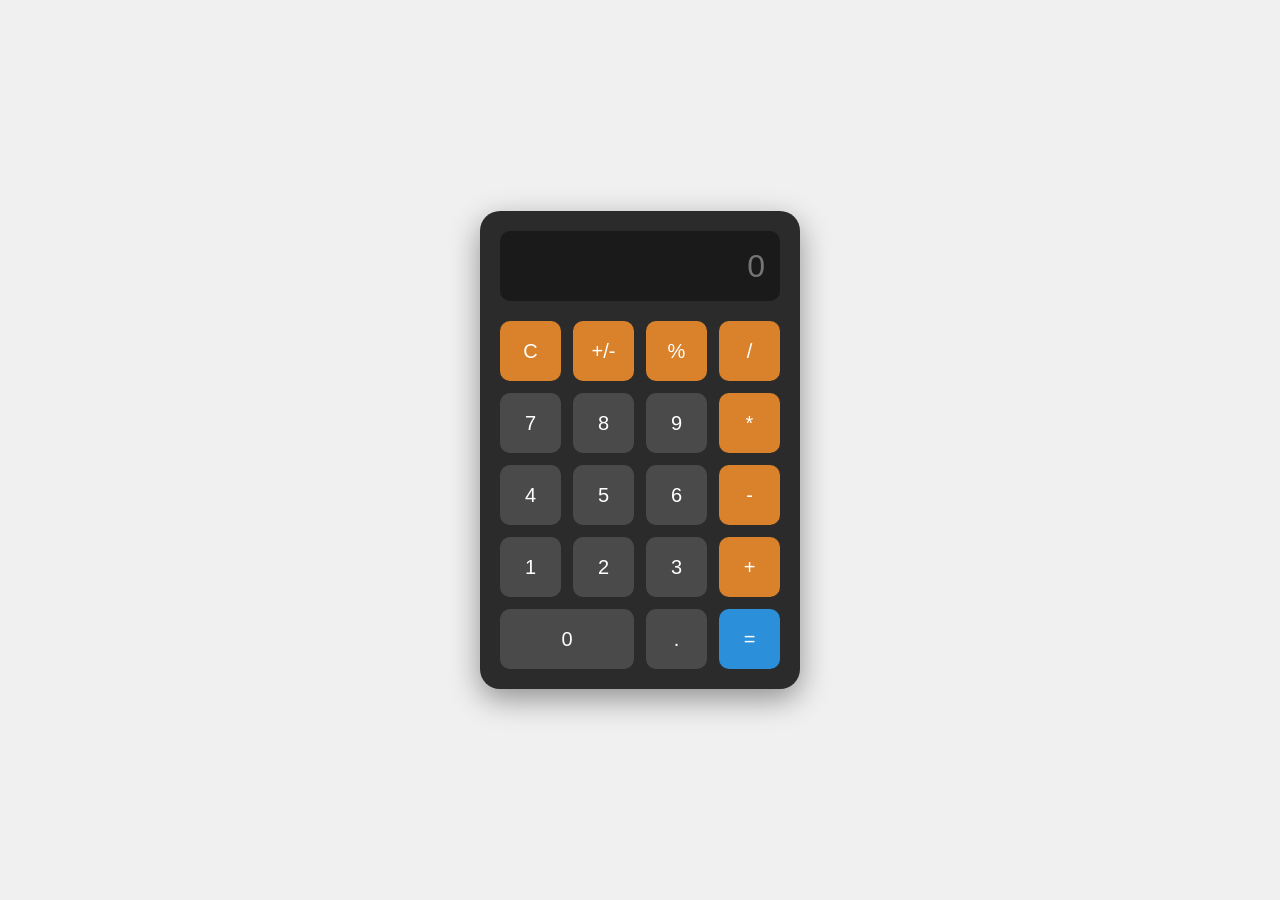
<file: src/main/webapp/index.html>
<!DOCTYPE html>
<html lang="en">
<head>
    <meta charset="UTF-8">
    <meta name="viewport" content="width=device-width, initial-scale=1.0">
    <title>SmartCalculator</title>
    <link rel="stylesheet" href="style.css">
</head>
<body>
    <main class="calculator">
        <div class="display">
            <input type="text" id="screen" readonly placeholder="0">
        </div>
        <div class="buttons">
            <!-- Row 1 -->
            <button class="btn operator">C</button>
            <button class="btn operator">+/-</button>
            <button class="btn operator">%</button>
            <button class="btn operator">/</button>
            <!-- Row 2 -->
            <button class="btn">7</button>
            <button class="btn">8</button>
            <button class="btn">9</button>
            <button class="btn operator">*</button>
            <!-- Row 3 -->
            <button class="btn">4</button>
            <button class="btn">5</button>
            <button class="btn">6</button>
            <button class="btn operator">-</button>
            <!-- Row 4 -->
            <button class="btn">1</button>
            <button class="btn">2</button>
            <button class="btn">3</button>
            <button class="btn operator">+</button>
            <!-- Row 5 -->
            <button class="btn zero">0</button>
            <button class="btn">.</button>
            <button class="btn equals">=</button>
        </div>
    </main>
</body>
</html>
</file>
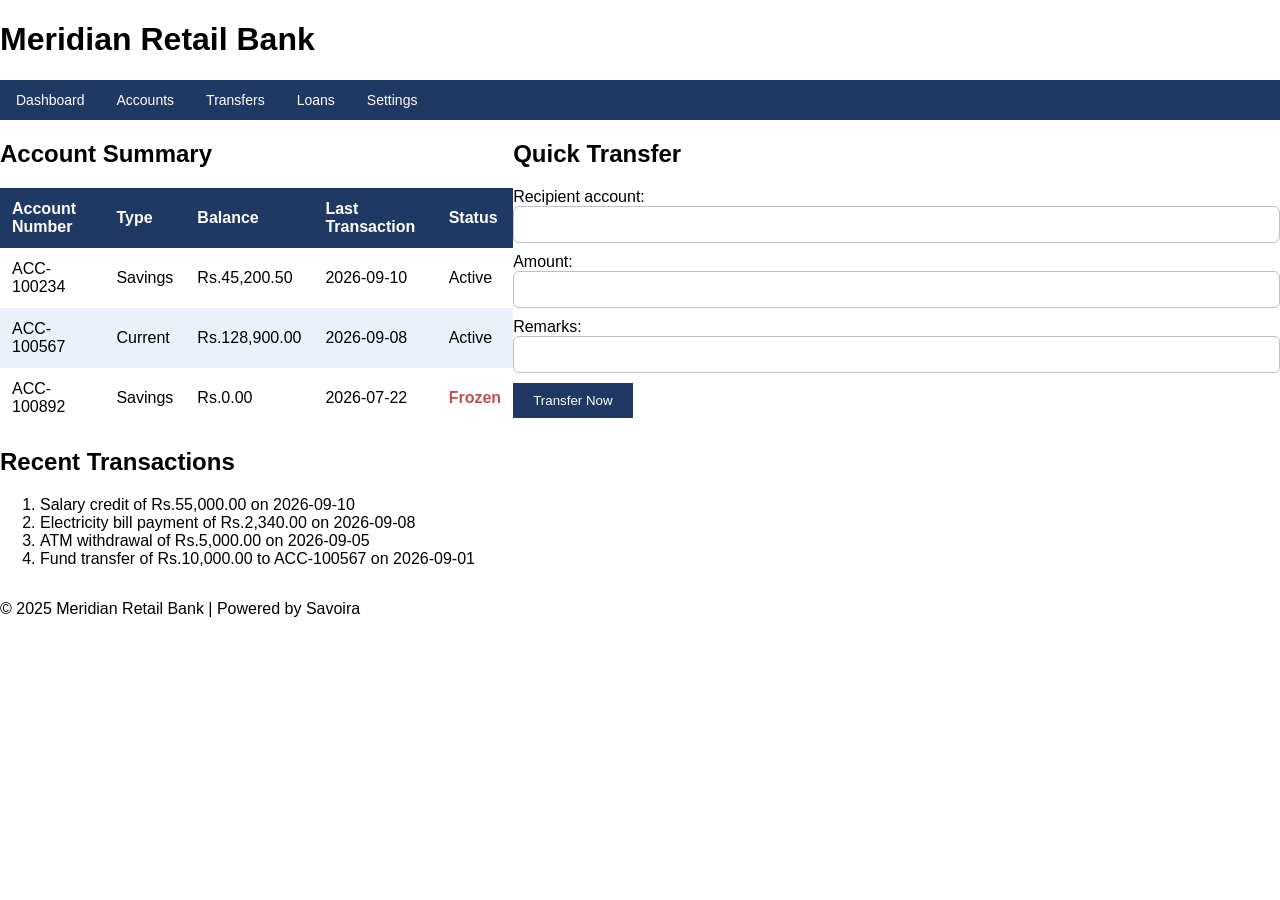
<file: src/main/webapp/w8-bank/index.html>
<!DOCTYPE html>
<html lang="en">
<head>
    <meta charset="UTF-8">
    <meta name="viewport" content="width=device-width, initial-scale=1.0">
    <title>Meridian Retail Bank - Dashboard</title>
    <link rel="stylesheet" href="style.css">
</head>
<body>

    <header>
        <h1>Meridian Retail Bank</h1>
    </header>

    <nav>
        <ul>
            <li><a href="#">Dashboard</a></li>
            <li><a href="#">Accounts</a></li>
            <li><a href="#">Transfers</a></li>
            <li><a href="#">Loans</a></li>
            <li><a href="#">Settings</a></li>
        </ul>
    </nav>

    <div class="content-wrapper">
    <main>
        <section>
            <h2>Account Summary</h2>
            <table>
                <thead>
                    <tr>
                        <th scope="col">Account Number</th>
                        <th scope="col">Type</th>
                        <th scope="col">Balance</th>
                        <th scope="col">Last Transaction</th>
                        <th scope="col">Status</th>
                    </tr>
                </thead>
                <tbody>
                    <tr>
                        <td>ACC-100234</td>
                        <td>Savings</td>
                        <td>Rs.45,200.50</td>
                        <td>2026-09-10</td>
                        <td>Active</td>
                    </tr>
                    <tr>
                        <td>ACC-100567</td>
                        <td>Current</td>
                        <td>Rs.128,900.00</td>
                        <td>2026-09-08</td>
                        <td>Active</td>
                    </tr>
                    <tr>
                        <td>ACC-100892</td>
                        <td>Savings</td>
                        <td>Rs.0.00</td>
                        <td>2026-07-22</td>
                        <td class="frozen">Frozen</td>
                    </tr>
                </tbody>
            </table>
        </section>

        <section>
            <h2>Recent Transactions</h2>
            <ol>
                <li>Salary credit of Rs.55,000.00 on 2026-09-10</li>
                <li>Electricity bill payment of Rs.2,340.00 on 2026-09-08</li>
                <li>ATM withdrawal of Rs.5,000.00 on 2026-09-05</li>
                <li>Fund transfer of Rs.10,000.00 to ACC-100567 on 2026-09-01</li>
            </ol>
        </section>
    </main>

    <aside>
        <h2>Quick Transfer</h2>
        <form>
            <label for="recipient">Recipient account:</label>
            <input type="text" id="recipient" name="recipient" required minlength="6">

            <label for="amount">Amount:</label>
            <input type="number" id="amount" name="amount" min="1" max="200000" step="1" required>

            <label for="remarks">Remarks:</label>
            <input type="text" id="remarks" name="remarks" maxlength="50">

            <button type="submit">Transfer Now</button>
        </form>
    </aside>
    </div>

    <footer>
        <p>&copy; 2025 Meridian Retail Bank | Powered by Savoira</p>
    </footer>

</body>
</html>
</file>
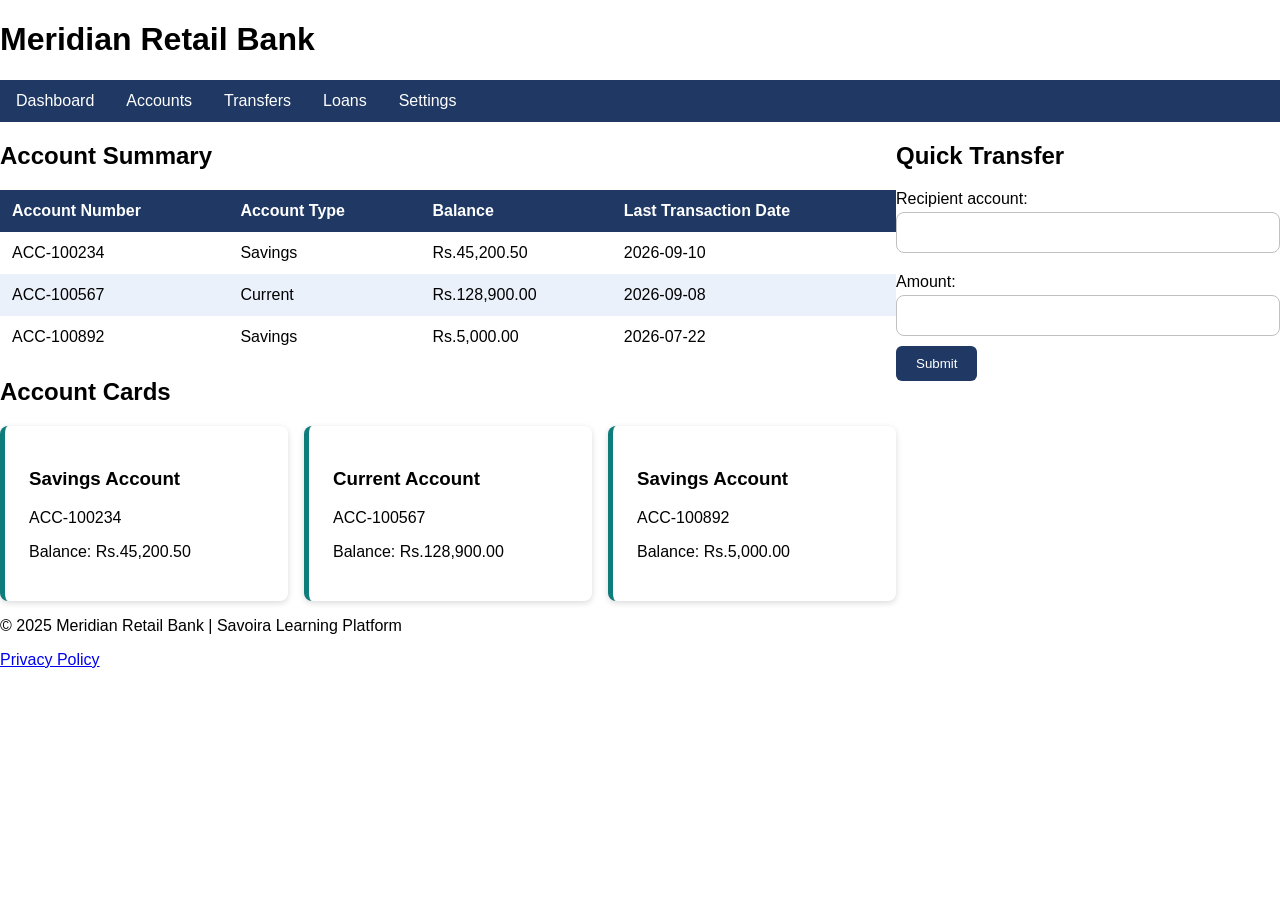
<file: src/main/webapp/assessment4-index.html>
<!DOCTYPE html>
<html lang="en">
<head>
    <meta charset="UTF-8">
    <meta name="viewport" content="width=device-width, initial-scale=1">
    <title>Meridian Retail Bank - Dashboard</title>
    <link rel="stylesheet" href="assessment4-style.css">
</head>
<body>

    <header>
        <h1>Meridian Retail Bank</h1>
    </header>

    <nav>
        <ul>
            <li><a href="#">Dashboard</a></li>
            <li><a href="#">Accounts</a></li>
            <li><a href="#">Transfers</a></li>
            <li><a href="#">Loans</a></li>
            <li><a href="#">Settings</a></li>
        </ul>
    </nav>

    <div class="content-wrapper">
    <main>
        <section>
            <h2>Account Summary</h2>
            <table>
                <thead>
                    <tr>
                        <th scope="col">Account Number</th>
                        <th scope="col">Account Type</th>
                        <th scope="col">Balance</th>
                        <th scope="col">Last Transaction Date</th>
                    </tr>
                </thead>
                <tbody>
                    <tr>
                        <td>ACC-100234</td>
                        <td>Savings</td>
                        <td>Rs.45,200.50</td>
                        <td>2026-09-10</td>
                    </tr>
                    <tr>
                        <td>ACC-100567</td>
                        <td>Current</td>
                        <td>Rs.128,900.00</td>
                        <td>2026-09-08</td>
                    </tr>
                    <tr>
                        <td>ACC-100892</td>
                        <td>Savings</td>
                        <td>Rs.5,000.00</td>
                        <td>2026-07-22</td>
                    </tr>
                </tbody>
            </table>
        </section>

        <section>
            <h2>Account Cards</h2>
            <div class="card-grid">
                <article class="card">
                    <h3>Savings Account</h3>
                    <p>ACC-100234</p>
                    <p>Balance: Rs.45,200.50</p>
                </article>
                <article class="card">
                    <h3>Current Account</h3>
                    <p>ACC-100567</p>
                    <p>Balance: Rs.128,900.00</p>
                </article>
                <article class="card">
                    <h3>Savings Account</h3>
                    <p>ACC-100892</p>
                    <p>Balance: Rs.5,000.00</p>
                </article>
            </div>
        </section>
    </main>

    <aside>
        <h2>Quick Transfer</h2>
        <form>
            <label for="recipient">Recipient account:</label>
            <input type="text" id="recipient" name="recipient" required>

            <label for="amount">Amount:</label>
            <input type="number" id="amount" name="amount" min="500" max="200000" required>

            <button type="submit">Submit</button>
        </form>
    </aside>
    </div>

    <footer>
        <p>&copy; 2025 Meridian Retail Bank | Savoira Learning Platform</p>
        <p><a href="privacy-policy.html">Privacy Policy</a></p>
    </footer>

</body>
</html>
</file>
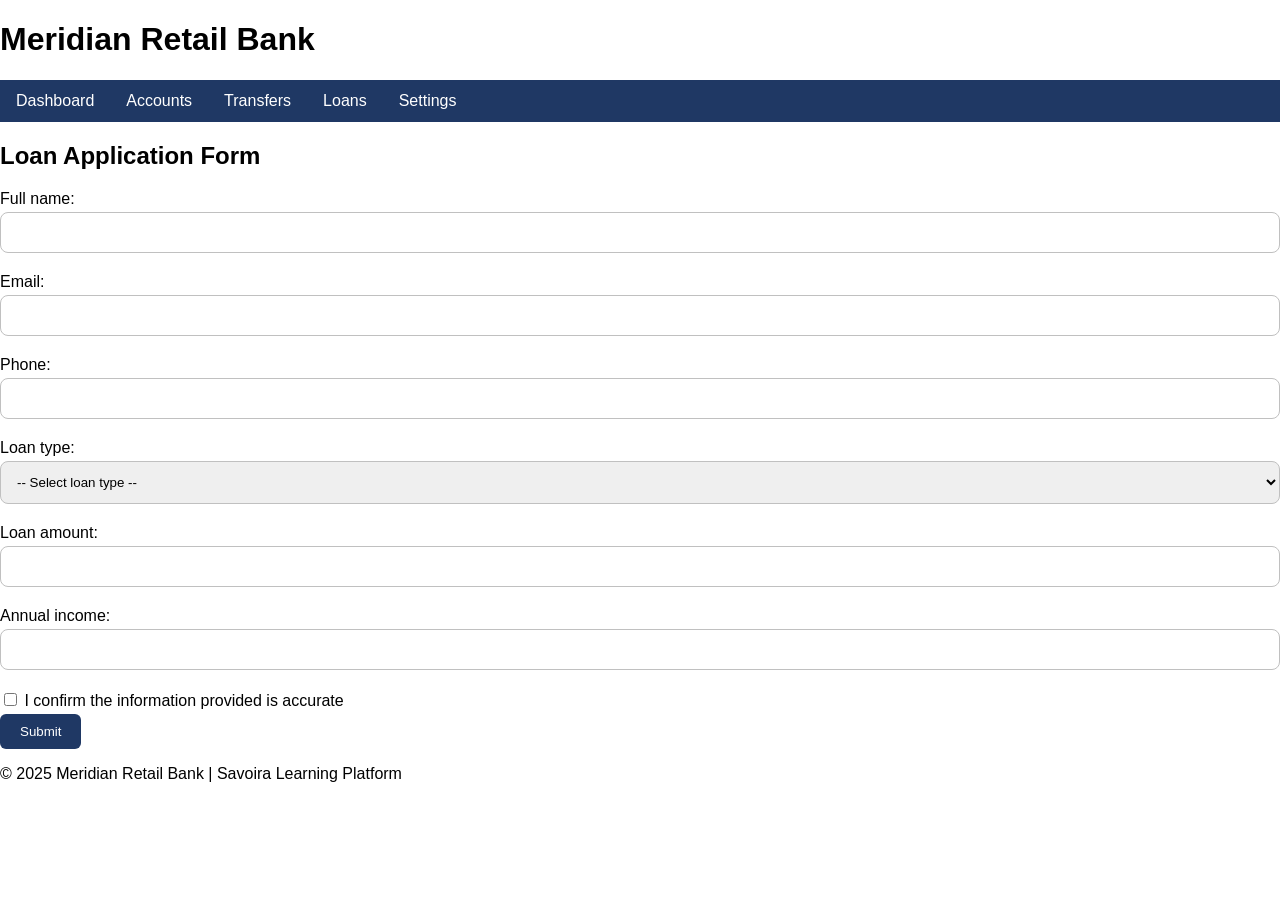
<file: src/main/webapp/loan-apply.html>
<!DOCTYPE html>
<html lang="en">
<head>
    <meta charset="UTF-8">
    <meta name="viewport" content="width=device-width, initial-scale=1">
    <title>Meridian Retail Bank - Loan Application</title>
    <link rel="stylesheet" href="assessment4-style.css">
</head>
<body>

    <header>
        <h1>Meridian Retail Bank</h1>
    </header>

    <nav>
        <ul>
            <li><a href="index.html">Dashboard</a></li>
            <li><a href="#">Accounts</a></li>
            <li><a href="#">Transfers</a></li>
            <li><a href="#">Loans</a></li>
            <li><a href="#">Settings</a></li>
        </ul>
    </nav>

    <main>
        <section>
            <h2>Loan Application Form</h2>
            <form>
                <label for="fullName">Full name:</label>
                <input type="text" id="fullName" name="fullName" required minlength="3">

                <label for="email">Email:</label>
                <input type="email" id="email" name="email" required>

                <label for="phone">Phone:</label>
                <input type="tel" id="phone" name="phone" pattern="[0-9]{10}" title="10-digit mobile number">

                <label for="loanType">Loan type:</label>
                <select id="loanType" name="loanType" required>
                    <option value="">-- Select loan type --</option>
                    <option value="home">Home Loan</option>
                    <option value="personal">Personal Loan</option>
                    <option value="education">Education Loan</option>
                </select>

                <label for="loanAmount">Loan amount:</label>
                <input type="number" id="loanAmount" name="loanAmount" min="50000" max="5000000" step="1000" required>

                <label for="annualIncome">Annual income:</label>
                <input type="number" id="annualIncome" name="annualIncome" min="100000" required>

                <label for="declaration">
                    <input type="checkbox" id="declaration" name="declaration" required>
                    I confirm the information provided is accurate
                </label>

                <button type="submit">Submit</button>
            </form>
        </section>
    </main>

    <footer>
        <p>&copy; 2025 Meridian Retail Bank | Savoira Learning Platform</p>
    </footer>

</body>
</html>
</file>
<file: src/main/webapp/style.css>
* {
    box-sizing: border-box;
    margin: 0;
    padding: 0;
}

body {
    font-family: 'Segoe UI', Arial, sans-serif;
    background-color: #f0f0f0;
    display: flex;
    justify-content: center;
    align-items: center;
    min-height: 100vh;
}

.calculator {
    background-color: #2b2b2b;
    border-radius: 20px;
    box-shadow: 0 10px 30px rgba(0, 0, 0, 0.4);
    padding: 20px;
    width: 320px;
}

.display {
    margin-bottom: 20px;
}

#screen {
    width: 100%;
    height: 70px;
    font-size: 32px;
    text-align: right;
    padding: 0 15px;
    border: none;
    border-radius: 10px;
    background-color: #1a1a1a;
    color: #ffffff;
}

.buttons {
    display: grid;
    grid-template-columns: repeat(4, 1fr);
    gap: 12px;
}

.btn {
    height: 60px;
    font-size: 20px;
    border: none;
    border-radius: 10px;
    background-color: #4a4a4a;
    color: #ffffff;
    cursor: pointer;
    transition: background-color 0.2s ease;
}

.btn:hover {
    background-color: #5c5c5c;
}

.operator {
    background-color: #d9822b;
    color: #ffffff;
}

.operator:hover {
    background-color: #e8933d;
}

.equals {
    background-color: #2b8fd9;
    color: #ffffff;
}

.equals:hover {
    background-color: #3ba0ea;
}

.zero {
    grid-column: span 2;
}

@media (max-width: 375px) {
    .calculator {
        width: 90%;
        padding: 15px;
    }

    #screen {
        font-size: 26px;
        height: 60px;
    }

    .btn {
        height: 50px;
        font-size: 18px;
    }
}
</file>
<file: src/main/webapp/w8-bank/style.css>
body {
    font-family: Arial, sans-serif;
    margin: 0;
    padding: 0;
}

/* Navigation */
nav {
    display: flex;
    flex-direction: row;
    background-color: #1F3864;
}

nav ul {
    display: flex;
    flex-direction: row;
    list-style: none;
    margin: 0;
    padding: 0;
}

nav a {
    color: #ffffff;
    text-decoration: none;
    font-size: 14px;
    padding: 12px 16px;
    display: block;
}

nav a:hover {
    background-color: #0F7C7C;
}

/* Layout wrapper for main + aside */
.content-wrapper {
    display: flex;
    flex-direction: row;
}

/* Account summary table */
table {
    width: 100%;
    border-collapse: collapse;
}

thead {
    background-color: #1F3864;
}

thead th {
    color: #ffffff;
    font-weight: bold;
    padding: 12px;
    text-align: left;
}

tbody td {
    padding: 12px;
    text-align: left;
    background-color: #ffffff;
}

tbody tr:nth-child(even) td {
    background-color: #EAF1FB;
}

.frozen {
    color: #C0504D;
    font-weight: bold;
}

/* Quick Transfer form */
form input[type="text"],
form input[type="number"] {
    width: 100%;
    padding: 10px;
    border-radius: 6px;
    border: 1px solid #C0C0C0;
    box-sizing: border-box;
    margin-bottom: 10px;
}

form input:focus {
    outline: 2px solid #0F7C7C;
}

form button {
    background-color: #1F3864;
    color: #ffffff;
    padding: 10px 20px;
    border: none;
    cursor: pointer;
}

form button:hover {
    background-color: #12254F;
}

/* Breakpoint 1: main + aside side by side, 70/30 split */
@media (max-width: 900px) {
    .content-wrapper {
        display: flex;
        flex-direction: row;
    }

    main {
        flex: 0 0 70%;
    }

    aside {
        flex: 0 0 30%;
    }
}

/* Breakpoint 2: stack everything vertically */
@media (max-width: 600px) {
    .content-wrapper {
        flex-direction: column;
    }

    main,
    aside {
        flex: 1 1 100%;
    }

    nav {
        flex-direction: column;
    }

    nav ul {
        flex-direction: column;
    }

    table {
        font-size: 13px;
    }
}
</file>
<file: src/main/webapp/assessment4-style.css>
body {
    font-family: Arial, sans-serif;
    margin: 0;
    padding: 0;
}

/* D1.1: Nav */
nav {
    display: flex;
    flex-direction: row;
    background-color: #1F3864;
}

nav ul {
    display: flex;
    flex-direction: row;
    list-style: none;
    margin: 0;
    padding: 0;
}

nav a {
    color: #ffffff;
    text-decoration: none;
    padding: 12px 16px;
    display: block;
}

nav a:hover {
    background-color: #0F7C7C;
}

/* Layout wrapper for main + aside */
.content-wrapper {
    display: flex;
    flex-direction: row;
}

/* D1.2: Account card grid */
.card-grid {
    display: grid;
    grid-template-columns: repeat(3, 1fr);
    gap: 1rem;
}

.card {
    padding: 1.5rem;
    border-radius: 8px;
    box-shadow: 0 2px 6px rgba(0, 0, 0, 0.15);
    border-left: 5px solid #0F7C7C;
    background-color: #ffffff;
}

/* D1.3: Account summary table */
table {
    width: 100%;
    border-collapse: collapse;
}

thead {
    background-color: #1F3864;
}

thead th {
    color: #ffffff;
    font-weight: bold;
    padding: 12px;
    text-align: left;
}

tbody td {
    padding: 12px;
    text-align: left;
    background-color: #ffffff;
}

tbody tr:nth-child(even) td {
    background-color: #EAF1FB;
}

/* D1.4: Quick Transfer / Loan form styling */
form input[type="text"],
form input[type="number"],
form input[type="email"],
form input[type="tel"],
form select {
    width: 100%;
    padding: 12px;
    border-radius: 8px;
    border: 1px solid #C0C0C0;
    box-sizing: border-box;
    margin-bottom: 10px;
}

form input:focus,
form select:focus {
    outline: 2px solid #0F7C7C;
}

form button {
    background-color: #1F3864;
    color: #ffffff;
    padding: 10px 20px;
    border: none;
    cursor: pointer;
    border-radius: 6px;
}

form button:hover {
    background-color: #12254F;
}

form label {
    display: block;
    margin-top: 10px;
    margin-bottom: 4px;
}

/* D2.1: Above 900px - main/aside 70/30 split */
@media (min-width: 901px) {
    main {
        flex: 0 0 70%;
    }

    aside {
        flex: 0 0 30%;
    }
}

/* D2.2: 600px - 900px - card grid drops to 2 columns */
@media (max-width: 900px) and (min-width: 601px) {
    .card-grid {
        grid-template-columns: repeat(2, 1fr);
    }
}

/* D2.3: Below 600px - stack everything, 1 column cards, nav vertical */
@media (max-width: 600px) {
    .content-wrapper {
        flex-direction: column;
    }

    main,
    aside {
        flex: 1 1 100%;
    }

    .card-grid {
        grid-template-columns: 1fr;
    }

    nav {
        flex-direction: column;
    }

    nav ul {
        flex-direction: column;
    }
}
</file>
